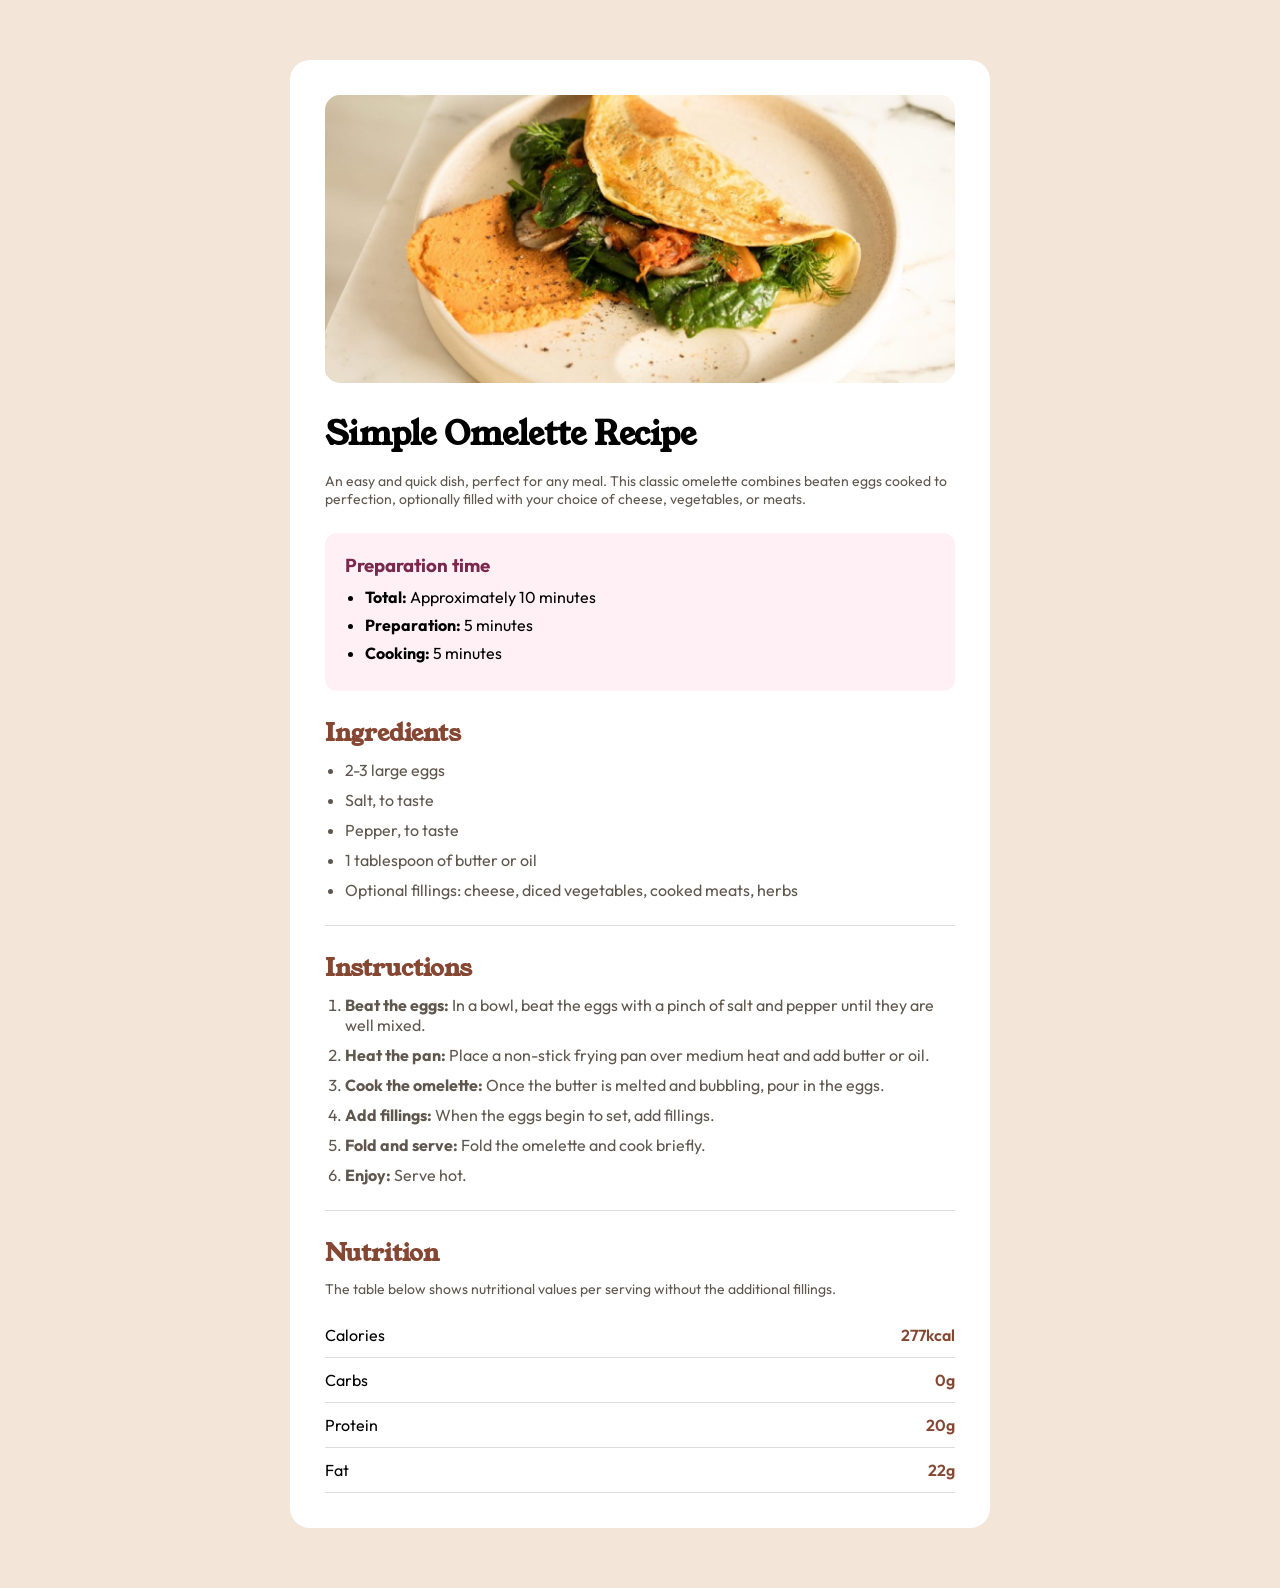
<file: recipe.html>
<!DOCTYPE html>
<html lang="fr">
<head>
  <meta charset="UTF-8">
  <title>Omelette Recipe</title>
  <link rel="stylesheet" href="recipe.css">

  <!-- Google Fonts -->
  <link href="https://fonts.googleapis.com/css2?family=Young+Serif&family=Outfit:wght@300;400;600&display=swap" rel="stylesheet">
</head>

<body>

<div class="card">

  <img src="assets/images/image-omelette.jpeg" alt="omelette">

  <h1>Simple Omelette Recipe</h1>

  <p class="description">
    An easy and quick dish, perfect for any meal. This classic omelette combines beaten eggs cooked to perfection, optionally filled with your choice of cheese, vegetables, or meats.
  </p>

  <!-- Preparation -->
  <div class="prep-box">
    <h3>Preparation time</h3>
    <ul>
      <li><strong>Total:</strong> Approximately 10 minutes</li>
      <li><strong>Preparation:</strong> 5 minutes</li>
      <li><strong>Cooking:</strong> 5 minutes</li>
    </ul>
  </div>

  <!-- Ingredients -->
  <h2>Ingredients</h2>
  <ul class="ingredients">
    <li>2-3 large eggs</li>
    <li>Salt, to taste</li>
    <li>Pepper, to taste</li>
    <li>1 tablespoon of butter or oil</li>
    <li>Optional fillings: cheese, diced vegetables, cooked meats, herbs</li>
  </ul>

  <hr>

  <!-- Instructions -->
  <h2>Instructions</h2>
  <ol class="instructions">
    <li><strong>Beat the eggs:</strong> In a bowl, beat the eggs with a pinch of salt and pepper until they are well mixed.</li>
    <li><strong>Heat the pan:</strong> Place a non-stick frying pan over medium heat and add butter or oil.</li>
    <li><strong>Cook the omelette:</strong> Once the butter is melted and bubbling, pour in the eggs.</li>
    <li><strong>Add fillings:</strong> When the eggs begin to set, add fillings.</li>
    <li><strong>Fold and serve:</strong> Fold the omelette and cook briefly.</li>
    <li><strong>Enjoy:</strong> Serve hot.</li>
  </ol>

  <hr>

  <!-- Nutrition -->
  <h2>Nutrition</h2>
  <p class="nutrition-desc">
    The table below shows nutritional values per serving without the additional fillings.
  </p>

  <div class="nutrition">
    <div><span>Calories</span><span class="value">277kcal</span></div>
    <div><span>Carbs</span><span class="value">0g</span></div>
    <div><span>Protein</span><span class="value">20g</span></div>
    <div><span>Fat</span><span class="value">22g</span></div>
  </div>

</div>

</body>
</html>
</file>
<file: recipe.css>
* {
  margin: 0;
  padding: 0;
  box-sizing: border-box;
}

body {
  background-color: #f3e5d7;
  font-family: 'Outfit', sans-serif;
}

/* Carte principale */
.card {
  width: 700px;
  margin: 60px auto;
  background-color: white;
  padding: 35px;
  border-radius: 20px;
}

/* Image */
.card img {
  width: 100%;
  border-radius: 15px;
}

/* Titre */
h1 {
  font-family: 'Young Serif', serif;
  margin: 25px 0 15px;
  font-size: 32px;
}

/* Description */
.description {
  color: #5f574e;
  font-size: 14px;
  margin-bottom: 25px;
}

/* Bloc préparation */
.prep-box {
  background-color: #fff0f5;
  padding: 20px;
  border-radius: 12px;
  margin-bottom: 25px;
}

.prep-box h3 {
  color: #7b284f;
  margin-bottom: 10px;
}

.prep-box ul {
  padding-left: 20px;
}

.prep-box li {
  margin-bottom: 8px;
}

/* Titres sections */
h2 {
  font-family: 'Young Serif', serif;
  color: #854632;
  margin: 20px 0 10px;
}

/* Listes */
.ingredients, .instructions {
  padding-left: 20px;
}

.ingredients li,
.instructions li {
  margin-bottom: 10px;
  color: #5f574e;
}

/* Ligne */
hr {
  border: none;
  border-top: 1px solid #ddd;
  margin: 25px 0;
}

/* Nutrition */
.nutrition-desc {
  color: #5f574e;
  font-size: 14px;
  margin-bottom: 15px;
}

.nutrition div {
  display: flex;
  justify-content: space-between;
  padding: 12px 0;
  border-bottom: 1px solid #ddd;
}

.value {
  color: #854632;
  font-weight: 600;
}
</file>
